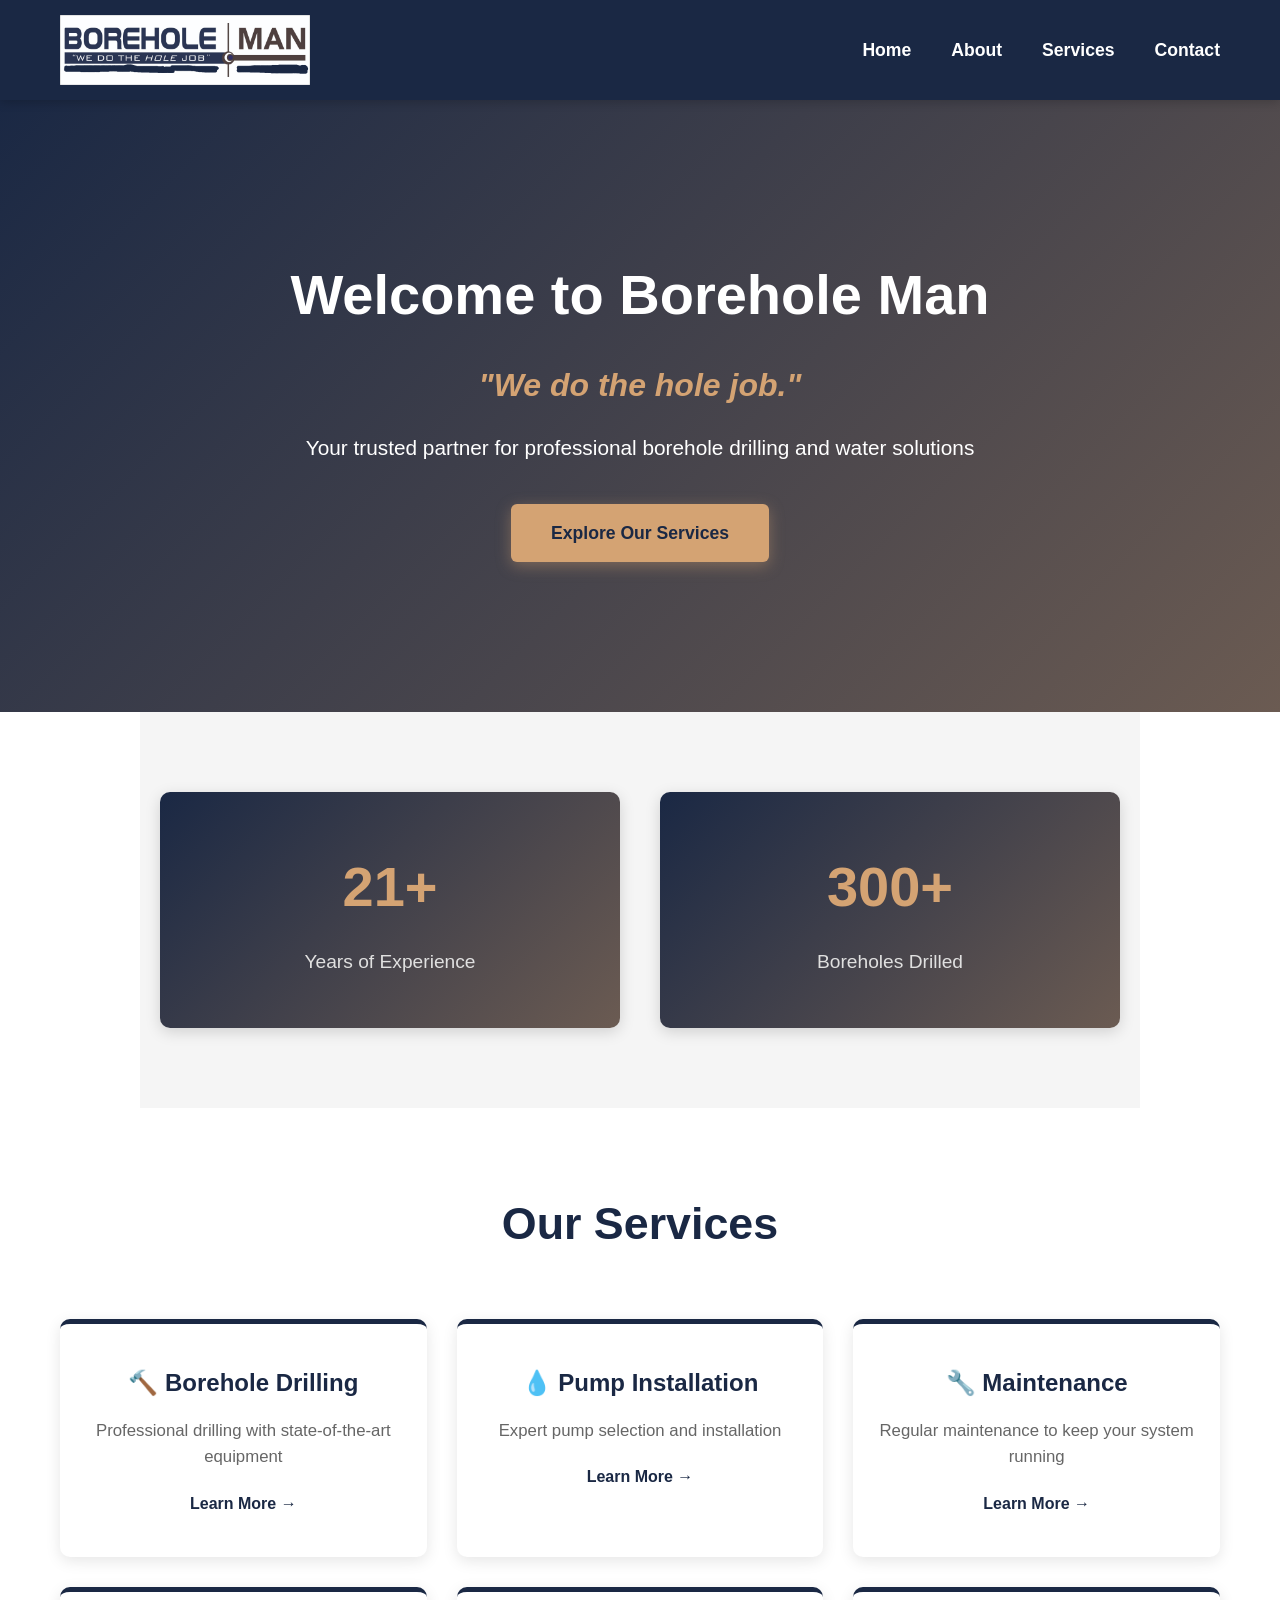
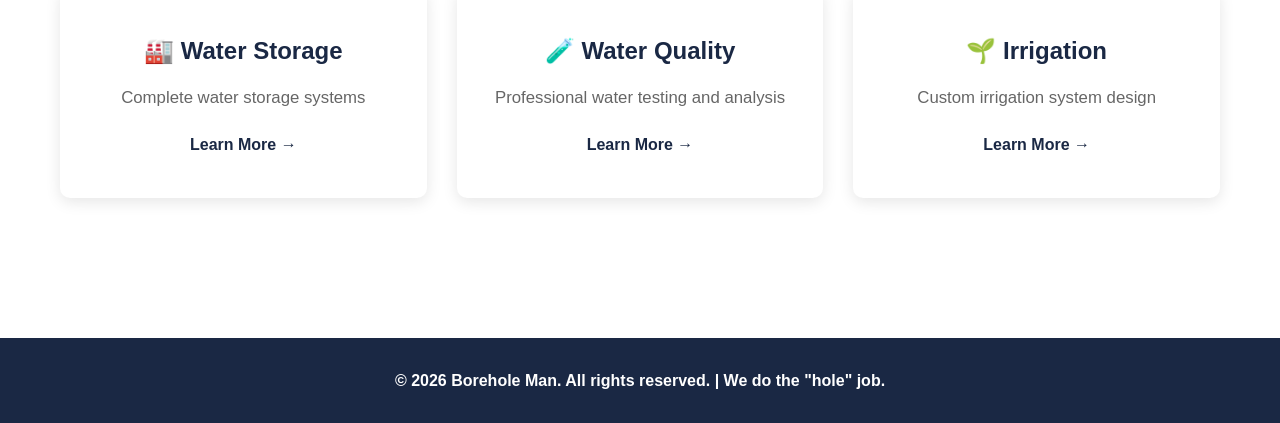
<file: index.html>
<!DOCTYPE html>
<html lang="en">
<head>
    <meta charset="UTF-8">
    <meta name="viewport" content="width=device-width, initial-scale=1.0">
    <title>Borehole Man - Professional Borehole Drilling</title>
    <link rel="stylesheet" href="styles.css">
</head>
<body>
    <header class="header">
        <div class="header-container">
            <img src="logo.png" alt="BoreholeMan Logo" class="logo">
            <nav class="nav">
                <a href="index.html" class="nav-link">Home</a>
                <a href="about.html" class="nav-link">About</a>
                <a href="services.html" class="nav-link">Services</a>
                <a href="contact.html" class="nav-link">Contact</a>
            </nav>
        </div>
    </header>

    <section class="hero">
        <div class="hero-content">
            <h1>Welcome to Borehole Man</h1>
            <p class="tagline">"We do the hole job."</p>
            <p class="description">Your trusted partner for professional borehole drilling and water solutions</p>
            <a href="services.html" class="btn">Explore Our Services</a>
        </div>
    </section>

    <section class="stats">
        <div class="stat">
            <h2>21+</h2>
            <p>Years of Experience</p>
        </div>
        <div class="stat">
            <h2>300+</h2>
            <p>Boreholes Drilled</p>
        </div>
    </section>

    <section class="services-section">
        <h2>Our Services</h2>
        <div class="services-grid">
            <div class="service-card">
                <h3>🔨 Borehole Drilling</h3>
                <p>Professional drilling with state-of-the-art equipment</p>
                <a href="services.html">Learn More →</a>
            </div>
            <div class="service-card">
                <h3>💧 Pump Installation</h3>
                <p>Expert pump selection and installation</p>
                <a href="services.html">Learn More →</a>
            </div>
            <div class="service-card">
                <h3>🔧 Maintenance</h3>
                <p>Regular maintenance to keep your system running</p>
                <a href="services.html">Learn More →</a>
            </div>
            <div class="service-card">
                <h3>🏭 Water Storage</h3>
                <p>Complete water storage systems</p>
                <a href="services.html">Learn More →</a>
            </div>
            <div class="service-card">
                <h3>🧪 Water Quality</h3>
                <p>Professional water testing and analysis</p>
                <a href="services.html">Learn More →</a>
            </div>
            <div class="service-card">
                <h3>🌱 Irrigation</h3>
                <p>Custom irrigation system design</p>
                <a href="services.html">Learn More →</a>
            </div>
        </div>
    </section>

    <footer>
        <p>&copy; 2026 Borehole Man. All rights reserved. | We do the "hole" job.</p>
    </footer>
</body>
</html>
</file>
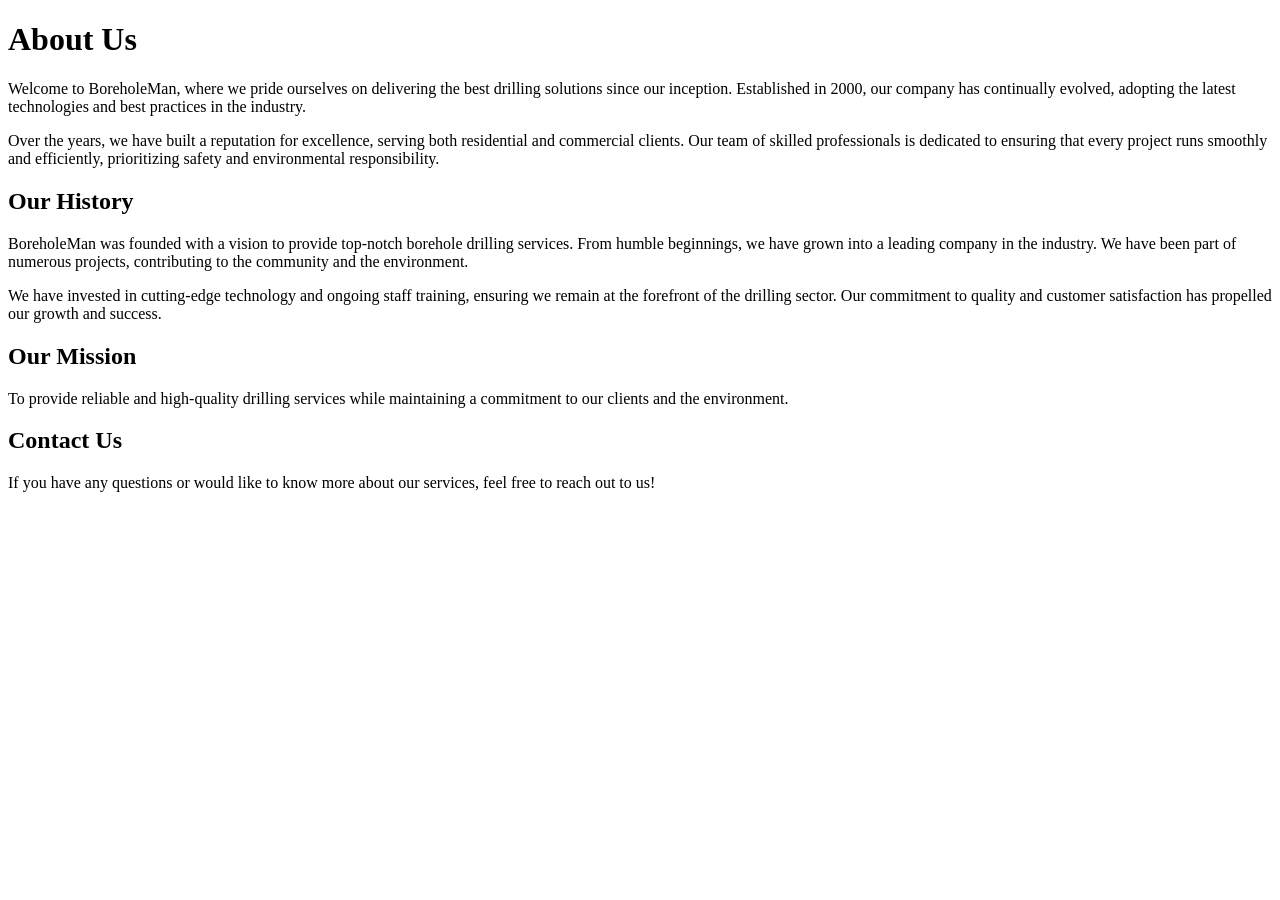
<file: about.html>
<!DOCTYPE html>
<html lang="en">
<head>
    <meta charset="UTF-8">
    <meta name="viewport" content="width=device-width, initial-scale=1.0">
    <title>About Us - BoreholeMan</title>
</head>
<body>
    <h1>About Us</h1>
    <p>Welcome to BoreholeMan, where we pride ourselves on delivering the best drilling solutions since our inception. Established in 2000, our company has continually evolved, adopting the latest technologies and best practices in the industry.</p>
    <p>Over the years, we have built a reputation for excellence, serving both residential and commercial clients. Our team of skilled professionals is dedicated to ensuring that every project runs smoothly and efficiently, prioritizing safety and environmental responsibility.</p>
    <h2>Our History</h2>
    <p>BoreholeMan was founded with a vision to provide top-notch borehole drilling services. From humble beginnings, we have grown into a leading company in the industry. We have been part of numerous projects, contributing to the community and the environment.</p>
    <p>We have invested in cutting-edge technology and ongoing staff training, ensuring we remain at the forefront of the drilling sector. Our commitment to quality and customer satisfaction has propelled our growth and success.</p>
    <h2>Our Mission</h2>
    <p>To provide reliable and high-quality drilling services while maintaining a commitment to our clients and the environment.</p>
    <h2>Contact Us</h2>
    <p>If you have any questions or would like to know more about our services, feel free to reach out to us!</p>
</body>
</html>
</file>
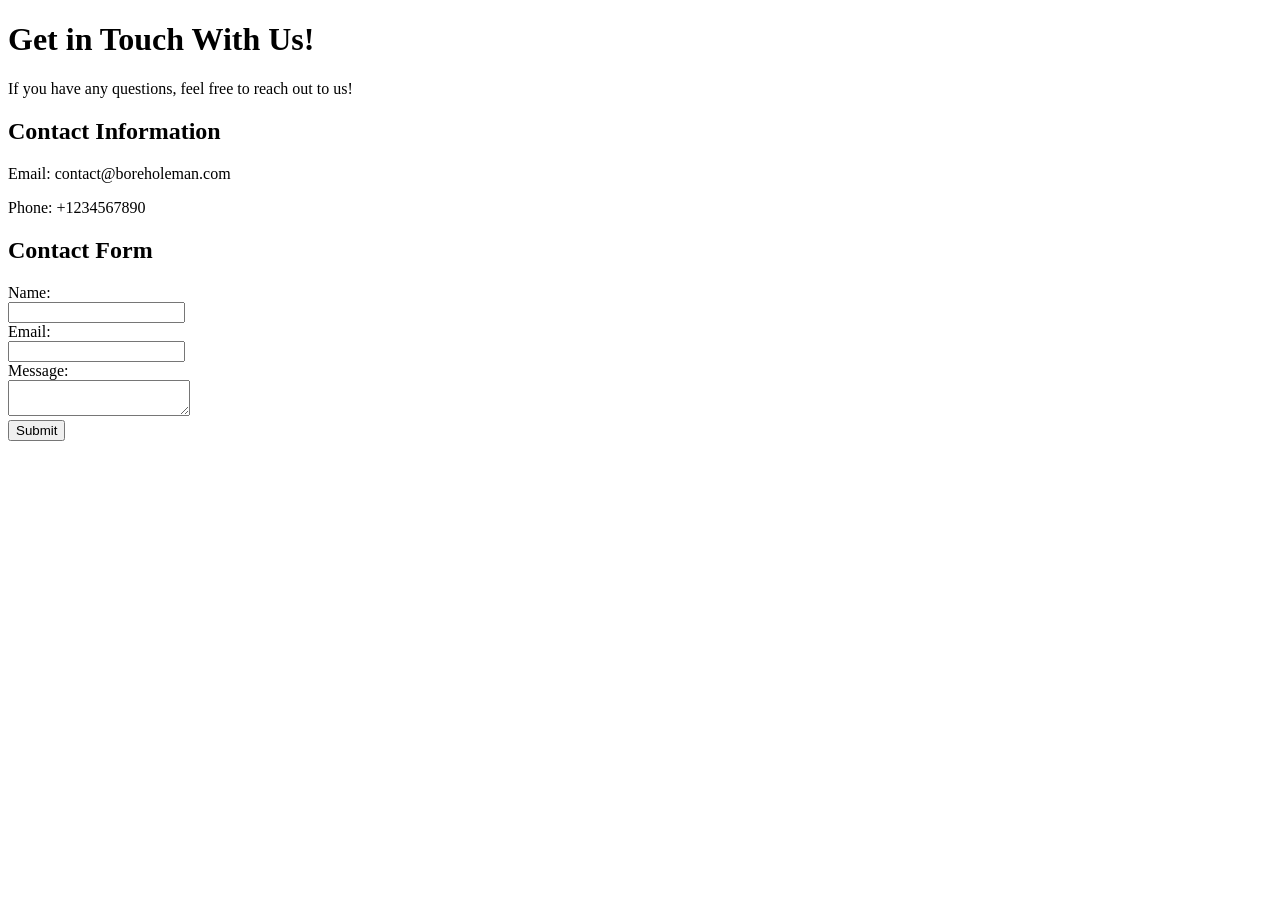
<file: contact.html>
<!DOCTYPE html>
<html lang="en">
<head>
    <meta charset="UTF-8">
    <meta name="viewport" content="width=device-width, initial-scale=1.0">
    <title>Contact Us</title>
</head>
<body>
    <h1>Get in Touch With Us!</h1>
    <p>If you have any questions, feel free to reach out to us!</p>
    <h2>Contact Information</h2>
    <p>Email: contact@boreholeman.com</p>
    <p>Phone: +1234567890</p>
    <h2>Contact Form</h2>
    <form action="/submit" method="post">
        <label for="name">Name:</label><br>
        <input type="text" id="name" name="name" required><br>
        <label for="email">Email:</label><br>
        <input type="email" id="email" name="email" required><br>
        <label for="message">Message:</label><br>
        <textarea id="message" name="message" required></textarea><br>
        <input type="submit" value="Submit">
    </form>
</body>
</html>
</file>
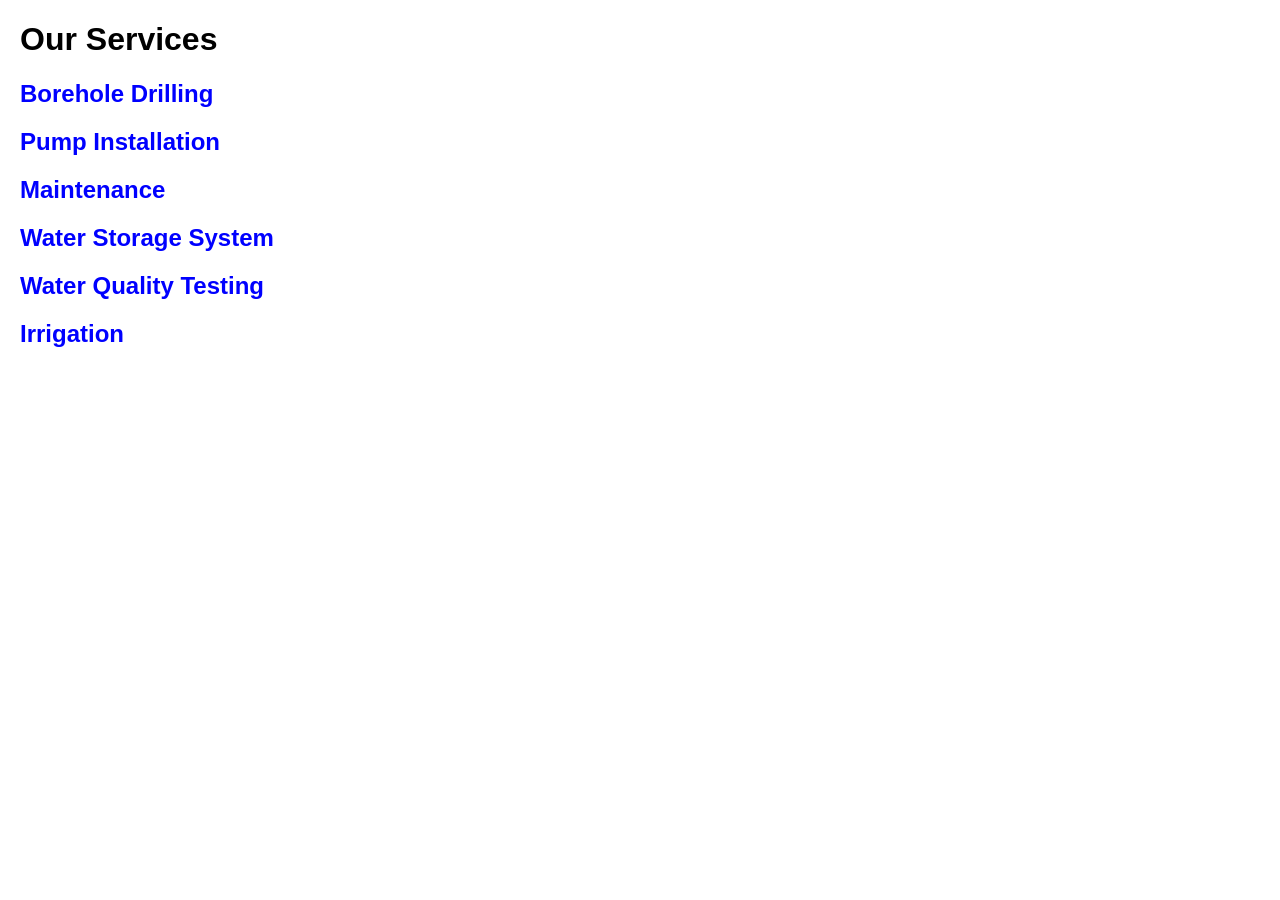
<file: services.html>
<!DOCTYPE html>
<html lang="en">
<head>
    <meta charset="UTF-8">
    <meta name="viewport" content="width=device-width, initial-scale=1.0">
    <title>Services</title>
    <style>
        body { font-family: Arial, sans-serif; margin: 20px; }
        h2 { color: #333; }
        .service { margin-bottom: 20px; }
        .details { display: none; margin-top: 10px; }
        .toggle { cursor: pointer; color: blue; }
    </style>
</head>
<body>
    <h1>Our Services</h1>
    <div class="service">
        <h2 class="toggle">Borehole Drilling</h2>
        <div class="details">
            <p>We provide professional borehole drilling services to ensure that you have access to clean and safe water.</p>
        </div>
    </div>
    <div class="service">
        <h2 class="toggle">Pump Installation</h2>
        <div class="details">
            <p>Our team can install a variety of pumps to suit your specific water needs, ensuring optimal performance.</p>
        </div>
    </div>
    <div class="service">
        <h2 class="toggle">Maintenance</h2>
        <div class="details">
            <p>Regular maintenance services to keep your systems running efficiently and effectively.</p>
        </div>
    </div>
    <div class="service">
        <h2 class="toggle">Water Storage System</h2>
        <div class="details">
            <p>We design and install water storage systems tailored to your requirements, ensuring reliable water supply.</p>
        </div>
    </div>
    <div class="service">
        <h2 class="toggle">Water Quality Testing</h2>
        <div class="details">
            <p>Comprehensive water quality testing to ensure that your water is safe for consumption.</p>
        </div>
    </div>
    <div class="service">
        <h2 class="toggle">Irrigation</h2>
        <div class="details">
            <p>Custom irrigation solutions to enhance the efficiency of your agricultural or landscaping needs.</p>
        </div>
    </div>
    <script>
        const toggles = document.querySelectorAll('.toggle');
        toggles.forEach(toggle => {
            toggle.addEventListener('click', () => {
                const details = toggle.nextElementSibling;
                details.style.display = details.style.display === 'block' ? 'none' : 'block';
            });
        });
    </script>
</body>
</html>
</file>
<file: styles.css>
* {
    margin: 0;
    padding: 0;
    box-sizing: border-box;
}

body {
    font-family: 'Segoe UI', Tahoma, Geneva, Verdana, sans-serif;
    line-height: 1.6;
    color: #333;
    background: #fff;
}

/* HEADER */
.header {
    background: #1a2844;
    padding: 15px 0;
    position: sticky;
    top: 0;
    z-index: 1000;
    box-shadow: 0 2px 10px rgba(0,0,0,0.2);
}

.header-container {
    max-width: 1200px;
    margin: 0 auto;
    padding: 0 20px;
    display: flex;
    justify-content: space-between;
    align-items: center;
}

.logo {
    height: 70px;
    width: auto;
}

.nav {
    display: flex;
    gap: 40px;
}

.nav-link {
    color: #fff;
    text-decoration: none;
    font-weight: 600;
    font-size: 1.1em;
    transition: color 0.3s;
}

.nav-link:hover {
    color: #d4a373;
}

/* HERO */
.hero {
    background: linear-gradient(135deg, #1a2844 0%, #6b5b52 100%);
    color: white;
    padding: 150px 20px;
    text-align: center;
    min-height: 600px;
    display: flex;
    align-items: center;
    justify-content: center;
}

.hero-content h1 {
    font-size: 3.5em;
    margin-bottom: 20px;
    font-weight: 700;
}

.tagline {
    font-size: 2em;
    color: #d4a373;
    font-style: italic;
    margin-bottom: 20px;
    font-weight: 600;
}

.description {
    font-size: 1.3em;
    margin-bottom: 40px;
    max-width: 700px;
    margin-left: auto;
    margin-right: auto;
}

.btn {
    display: inline-block;
    background: #d4a373;
    color: #1a2844;
    padding: 15px 40px;
    text-decoration: none;
    border-radius: 6px;
    font-weight: 700;
    font-size: 1.1em;
    transition: all 0.3s;
    box-shadow: 0 4px 15px rgba(212, 163, 115, 0.4);
}

.btn:hover {
    background: #fff;
    transform: translateY(-3px);
    box-shadow: 0 6px 20px rgba(212, 163, 115, 0.6);
}

/* STATS */
.stats {
    display: grid;
    grid-template-columns: 1fr 1fr;
    gap: 40px;
    padding: 80px 20px;
    background: #f5f5f5;
    max-width: 1000px;
    margin: 0 auto;
}

.stat {
    background: linear-gradient(135deg, #1a2844 0%, #6b5b52 100%);
    color: white;
    padding: 50px 30px;
    text-align: center;
    border-radius: 10px;
    box-shadow: 0 4px 15px rgba(0,0,0,0.15);
}

.stat h2 {
    font-size: 3.5em;
    color: #d4a373;
    margin-bottom: 15px;
}

.stat p {
    font-size: 1.2em;
    color: #e0e0e0;
}

/* SERVICES SECTION */
.services-section {
    padding: 80px 20px;
    max-width: 1200px;
    margin: 0 auto;
}

.services-section h2 {
    font-size: 2.8em;
    color: #1a2844;
    text-align: center;
    margin-bottom: 60px;
    font-weight: 700;
}

.services-grid {
    display: grid;
    grid-template-columns: repeat(auto-fit, minmax(300px, 1fr));
    gap: 30px;
}

.service-card {
    background: white;
    padding: 40px 25px;
    border-radius: 10px;
    box-shadow: 0 4px 15px rgba(0,0,0,0.1);
    transition: all 0.3s;
    border-top: 5px solid #1a2844;
    text-align: center;
}

.service-card:hover {
    transform: translateY(-8px);
    box-shadow: 0 8px 25px rgba(0,0,0,0.2);
    border-top: 5px solid #d4a373;
}

.service-card h3 {
    color: #1a2844;
    font-size: 1.5em;
    margin-bottom: 15px;
    font-weight: 700;
}

.service-card p {
    color: #666;
    margin-bottom: 20px;
    font-size: 1.05em;
}

.service-card a {
    color: #1a2844;
    text-decoration: none;
    font-weight: 700;
    transition: color 0.3s;
}

.service-card a:hover {
    color: #d4a373;
}

/* FOOTER */
footer {
    background: #1a2844;
    color: white;
    text-align: center;
    padding: 30px 20px;
    margin-top: 60px;
    font-weight: 600;
}

/* RESPONSIVE */
@media (max-width: 768px) {
    .nav {
        gap: 20px;
        font-size: 0.9em;
    }

    .hero {
        padding: 80px 20px;
        min-height: 400px;
    }

    .hero-content h1 {
        font-size: 2.2em;
    }

    .tagline {
        font-size: 1.5em;
    }

    .description {
        font-size: 1em;
    }

    .stats {
        grid-template-columns: 1fr;
        gap: 20px;
        padding: 40px 20px;
    }

    .stat h2 {
        font-size: 2.5em;
    }

    .services-grid {
        grid-template-columns: 1fr;
    }

    .services-section h2 {
        font-size: 2em;
    }
}
</file>
